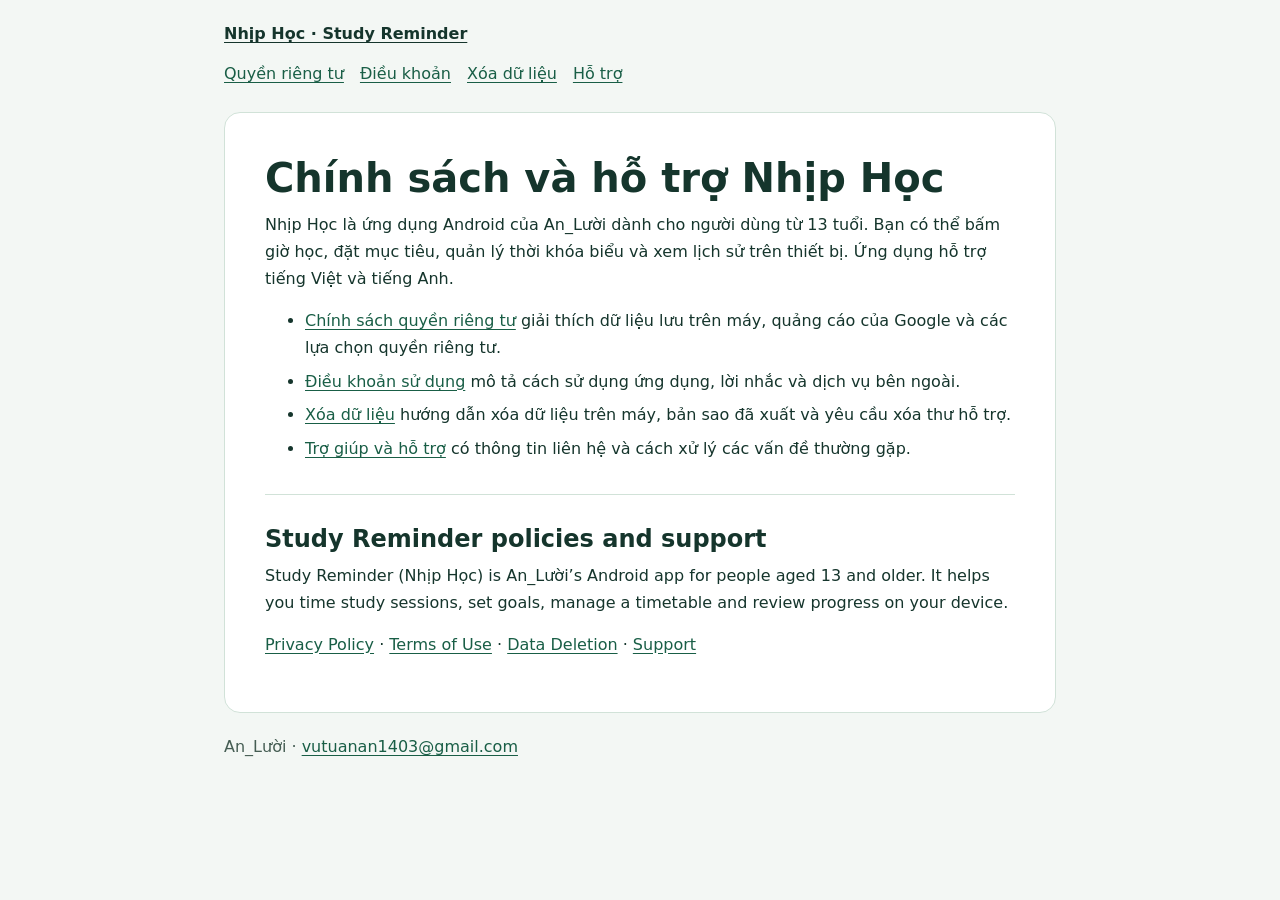
<file: index.html>
<!doctype html>
<html lang="vi">
<head>
  <meta charset="utf-8">
  <meta name="viewport" content="width=device-width, initial-scale=1">
  <meta name="description" content="Chính sách và hỗ trợ cho Nhịp Học (Study Reminder) của An_Lười.">
  <title>Chính sách và hỗ trợ | Nhịp Học</title>
  <link rel="stylesheet" href="policy.css">
</head>
<body>
  <a class="skip-link" href="#main">Đến nội dung</a>
  <header>
    <a class="brand" href="index.html" aria-current="page">Nhịp Học · Study Reminder</a>
    <nav aria-label="Chính sách và hỗ trợ">
      <a href="privacy.html">Quyền riêng tư</a>
      <a href="terms.html">Điều khoản</a>
      <a href="data-deletion.html">Xóa dữ liệu</a>
      <a href="support.html">Hỗ trợ</a>
    </nav>
  </header>
  <main id="main">
    <h1>Chính sách và hỗ trợ Nhịp Học</h1>
    <p>Nhịp Học là ứng dụng Android của An_Lười dành cho người dùng từ 13 tuổi. Bạn có thể bấm giờ học, đặt mục tiêu, quản lý thời khóa biểu và xem lịch sử trên thiết bị. Ứng dụng hỗ trợ tiếng Việt và tiếng Anh.</p>
    <ul>
      <li><a href="privacy.html">Chính sách quyền riêng tư</a> giải thích dữ liệu lưu trên máy, quảng cáo của Google và các lựa chọn quyền riêng tư.</li>
      <li><a href="terms.html">Điều khoản sử dụng</a> mô tả cách sử dụng ứng dụng, lời nhắc và dịch vụ bên ngoài.</li>
      <li><a href="data-deletion.html">Xóa dữ liệu</a> hướng dẫn xóa dữ liệu trên máy, bản sao đã xuất và yêu cầu xóa thư hỗ trợ.</li>
      <li><a href="support.html">Trợ giúp và hỗ trợ</a> có thông tin liên hệ và cách xử lý các vấn đề thường gặp.</li>
    </ul>
    <section class="translation" lang="en" aria-labelledby="english">
      <h2 id="english">Study Reminder policies and support</h2>
      <p>Study Reminder (Nhịp Học) is An_Lười’s Android app for people aged 13 and older. It helps you time study sessions, set goals, manage a timetable and review progress on your device.</p>
      <p><a href="privacy.html#english">Privacy Policy</a> · <a href="terms.html#english">Terms of Use</a> · <a href="data-deletion.html#english">Data Deletion</a> · <a href="support.html#english">Support</a></p>
    </section>
  </main>
  <footer>An_Lười · <a href="mailto:vutuanan1403@gmail.com">vutuanan1403@gmail.com</a></footer>
</body>
</html>
</file>
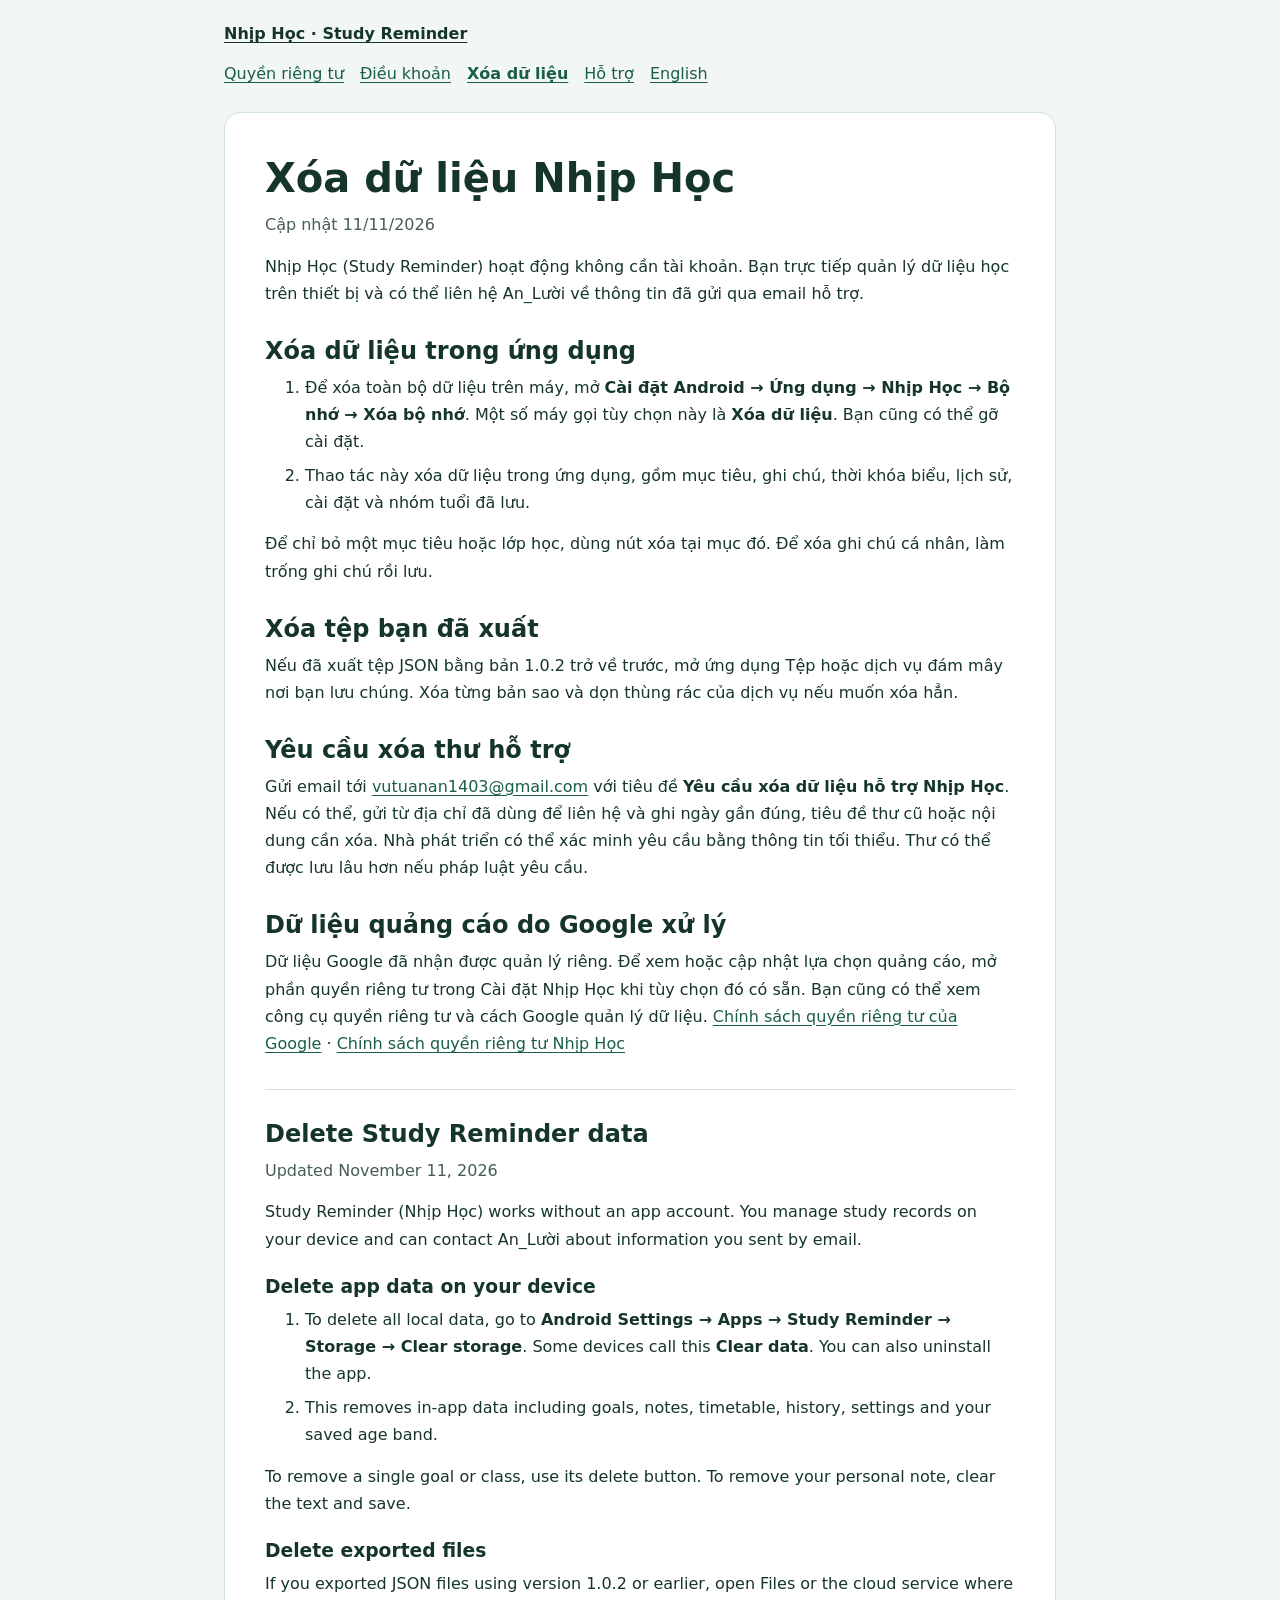
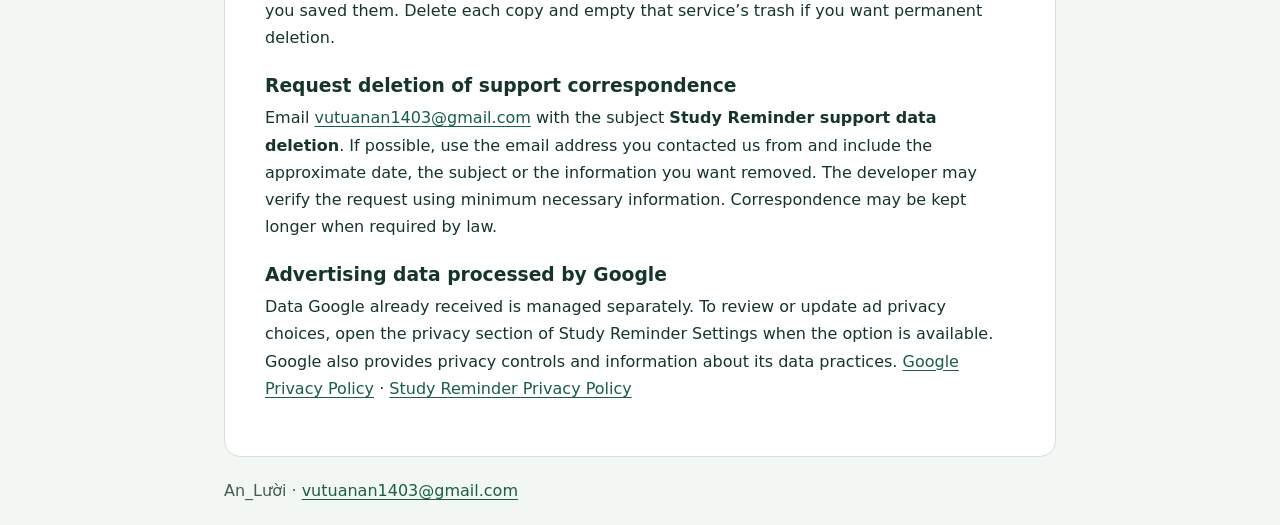
<file: data-deletion.html>
<!doctype html>
<html lang="vi">
<head>
  <meta charset="utf-8">
  <meta name="viewport" content="width=device-width, initial-scale=1">
  <meta name="description" content="Cách xóa dữ liệu trên thiết bị, tệp sao lưu và thư hỗ trợ Nhịp Học (Study Reminder).">
  <title>Xóa dữ liệu | Nhịp Học</title>
  <link rel="stylesheet" href="policy.css">
</head>
<body>
  <a class="skip-link" href="#main">Đến nội dung</a>
  <header>
    <a class="brand" href="index.html">Nhịp Học · Study Reminder</a>
    <nav aria-label="Chính sách và hỗ trợ">
      <a href="privacy.html">Quyền riêng tư</a>
      <a href="terms.html">Điều khoản</a>
      <a href="data-deletion.html" aria-current="page">Xóa dữ liệu</a>
      <a href="support.html">Hỗ trợ</a>
      <a href="#english" lang="en">English</a>
    </nav>
  </header>
  <main id="main">
    <h1>Xóa dữ liệu Nhịp Học</h1>
    <p class="meta">Cập nhật <time datetime="2026-11-11">11/11/2026</time></p>
    <p>Nhịp Học (Study Reminder) hoạt động không cần tài khoản. Bạn trực tiếp quản lý dữ liệu học trên thiết bị và có thể liên hệ An_Lười về thông tin đã gửi qua email hỗ trợ.</p>

    <h2>Xóa dữ liệu trong ứng dụng</h2>
    <ol>
      <li>Để xóa toàn bộ dữ liệu trên máy, mở <strong>Cài đặt Android → Ứng dụng → Nhịp Học → Bộ nhớ → Xóa bộ nhớ</strong>. Một số máy gọi tùy chọn này là <strong>Xóa dữ liệu</strong>. Bạn cũng có thể gỡ cài đặt.</li>
      <li>Thao tác này xóa dữ liệu trong ứng dụng, gồm mục tiêu, ghi chú, thời khóa biểu, lịch sử, cài đặt và nhóm tuổi đã lưu.</li>
    </ol>
    <p>Để chỉ bỏ một mục tiêu hoặc lớp học, dùng nút xóa tại mục đó. Để xóa ghi chú cá nhân, làm trống ghi chú rồi lưu.</p>

    <h2>Xóa tệp bạn đã xuất</h2>
    <p>Nếu đã xuất tệp JSON bằng bản 1.0.2 trở về trước, mở ứng dụng Tệp hoặc dịch vụ đám mây nơi bạn lưu chúng. Xóa từng bản sao và dọn thùng rác của dịch vụ nếu muốn xóa hẳn.</p>

    <h2>Yêu cầu xóa thư hỗ trợ</h2>
    <p>Gửi email tới <a href="mailto:vutuanan1403@gmail.com">vutuanan1403@gmail.com</a> với tiêu đề <strong>Yêu cầu xóa dữ liệu hỗ trợ Nhịp Học</strong>. Nếu có thể, gửi từ địa chỉ đã dùng để liên hệ và ghi ngày gần đúng, tiêu đề thư cũ hoặc nội dung cần xóa. Nhà phát triển có thể xác minh yêu cầu bằng thông tin tối thiểu. Thư có thể được lưu lâu hơn nếu pháp luật yêu cầu.</p>

    <h2>Dữ liệu quảng cáo do Google xử lý</h2>
    <p>Dữ liệu Google đã nhận được quản lý riêng. Để xem hoặc cập nhật lựa chọn quảng cáo, mở phần quyền riêng tư trong Cài đặt Nhịp Học khi tùy chọn đó có sẵn. Bạn cũng có thể xem công cụ quyền riêng tư và cách Google quản lý dữ liệu. <a href="https://policies.google.com/privacy?hl=vi">Chính sách quyền riêng tư của Google</a> · <a href="privacy.html">Chính sách quyền riêng tư Nhịp Học</a></p>

    <section class="translation" lang="en" aria-labelledby="english">
      <h2 id="english">Delete Study Reminder data</h2>
      <p class="meta">Updated <time datetime="2026-11-11">November 11, 2026</time></p>
      <p>Study Reminder (Nhịp Học) works without an app account. You manage study records on your device and can contact An_Lười about information you sent by email.</p>

      <h3>Delete app data on your device</h3>
      <ol>
        <li>To delete all local data, go to <strong>Android Settings → Apps → Study Reminder → Storage → Clear storage</strong>. Some devices call this <strong>Clear data</strong>. You can also uninstall the app.</li>
        <li>This removes in-app data including goals, notes, timetable, history, settings and your saved age band.</li>
      </ol>
      <p>To remove a single goal or class, use its delete button. To remove your personal note, clear the text and save.</p>

      <h3>Delete exported files</h3>
      <p>If you exported JSON files using version 1.0.2 or earlier, open Files or the cloud service where you saved them. Delete each copy and empty that service’s trash if you want permanent deletion.</p>

      <h3>Request deletion of support correspondence</h3>
      <p>Email <a href="mailto:vutuanan1403@gmail.com">vutuanan1403@gmail.com</a> with the subject <strong>Study Reminder support data deletion</strong>. If possible, use the email address you contacted us from and include the approximate date, the subject or the information you want removed. The developer may verify the request using minimum necessary information. Correspondence may be kept longer when required by law.</p>

      <h3>Advertising data processed by Google</h3>
      <p>Data Google already received is managed separately. To review or update ad privacy choices, open the privacy section of Study Reminder Settings when the option is available. Google also provides privacy controls and information about its data practices. <a href="https://policies.google.com/privacy?hl=en">Google Privacy Policy</a> · <a href="privacy.html#english">Study Reminder Privacy Policy</a></p>
    </section>
  </main>
  <footer>An_Lười · <a href="mailto:vutuanan1403@gmail.com">vutuanan1403@gmail.com</a></footer>
</body>
</html>
</file>
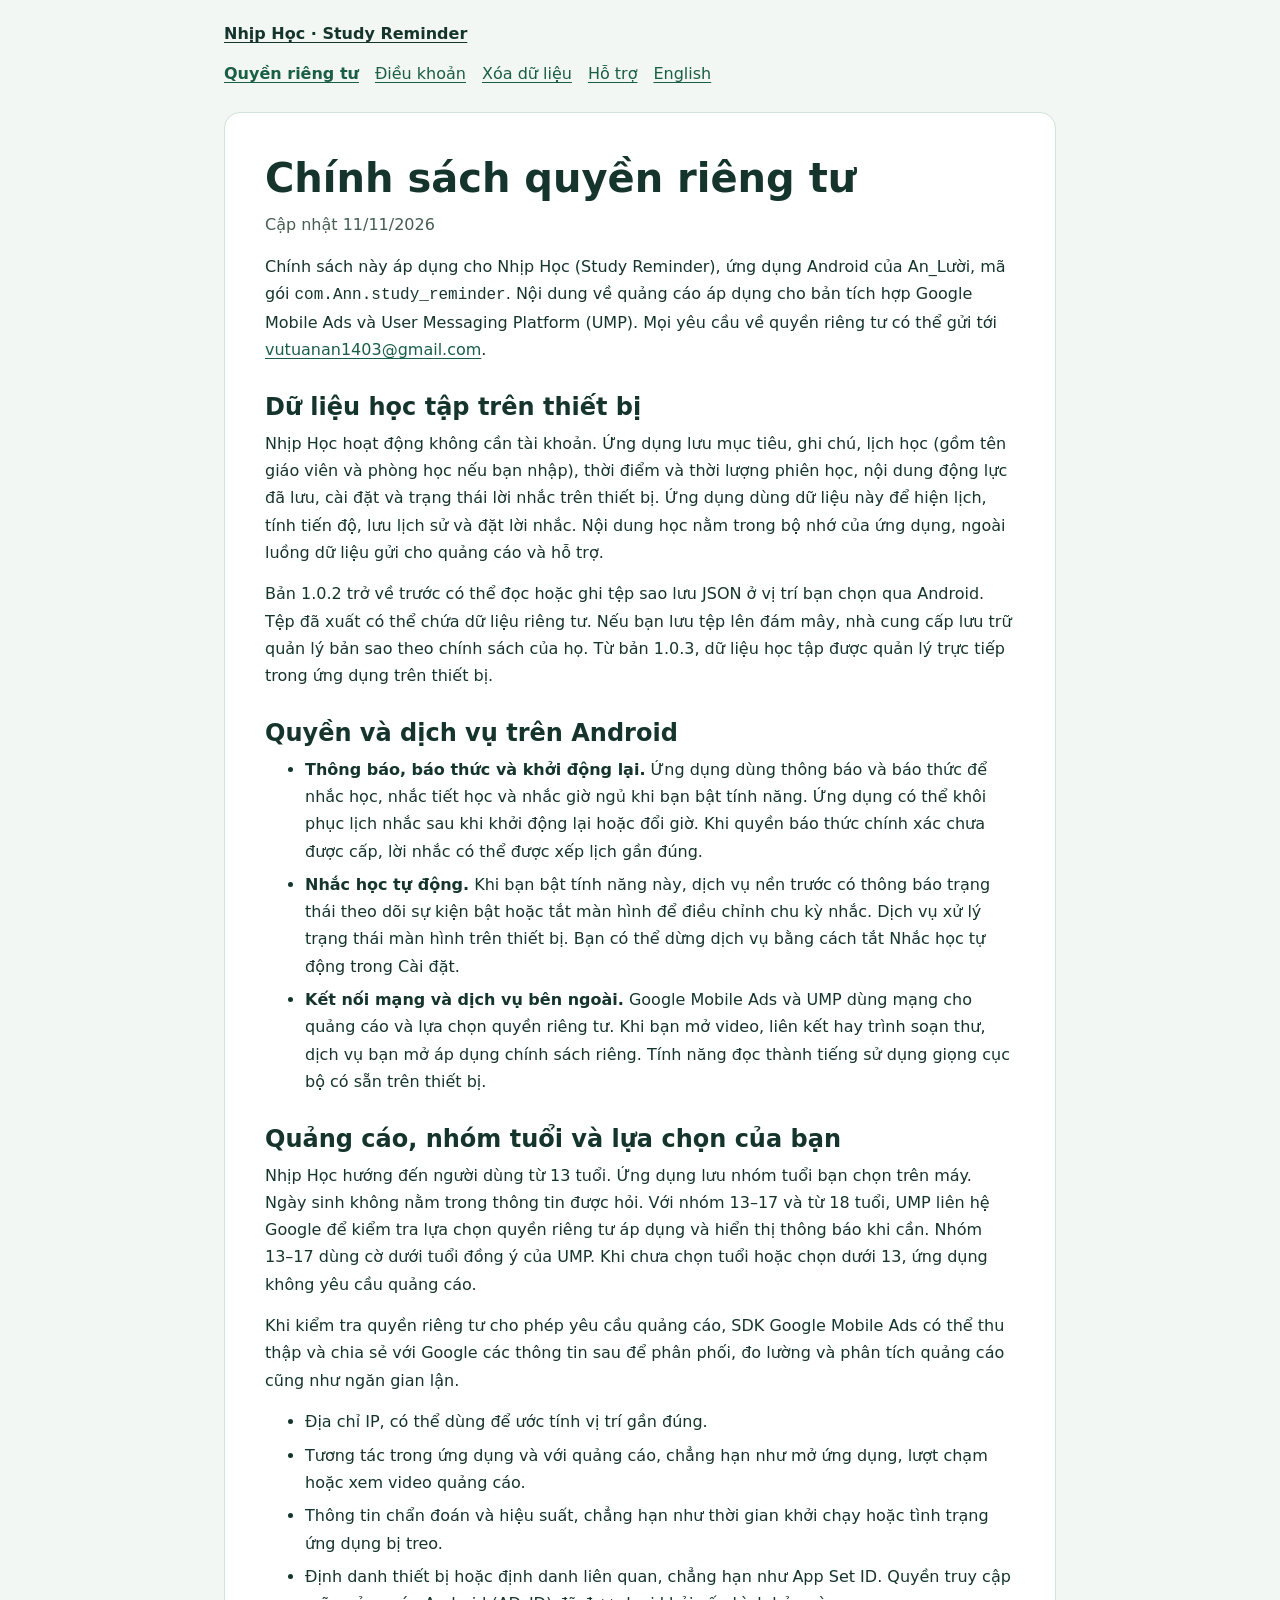
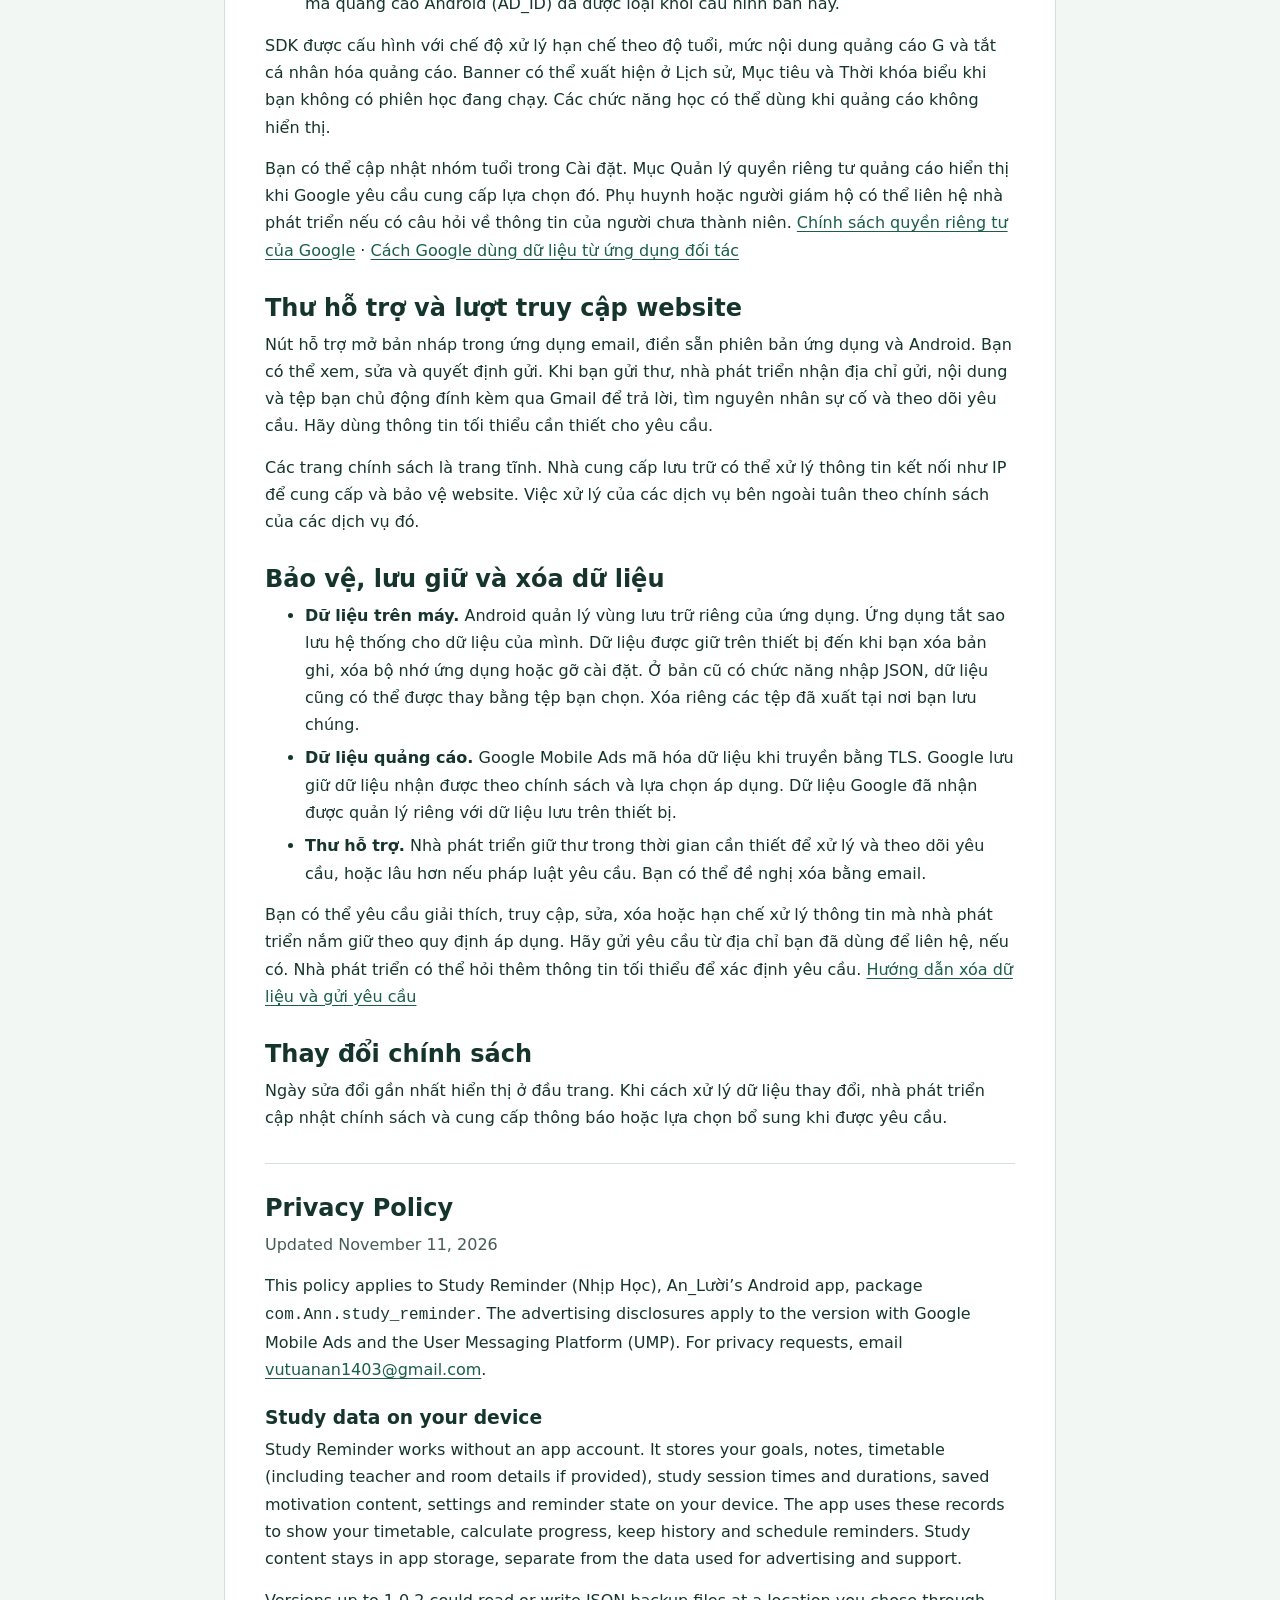
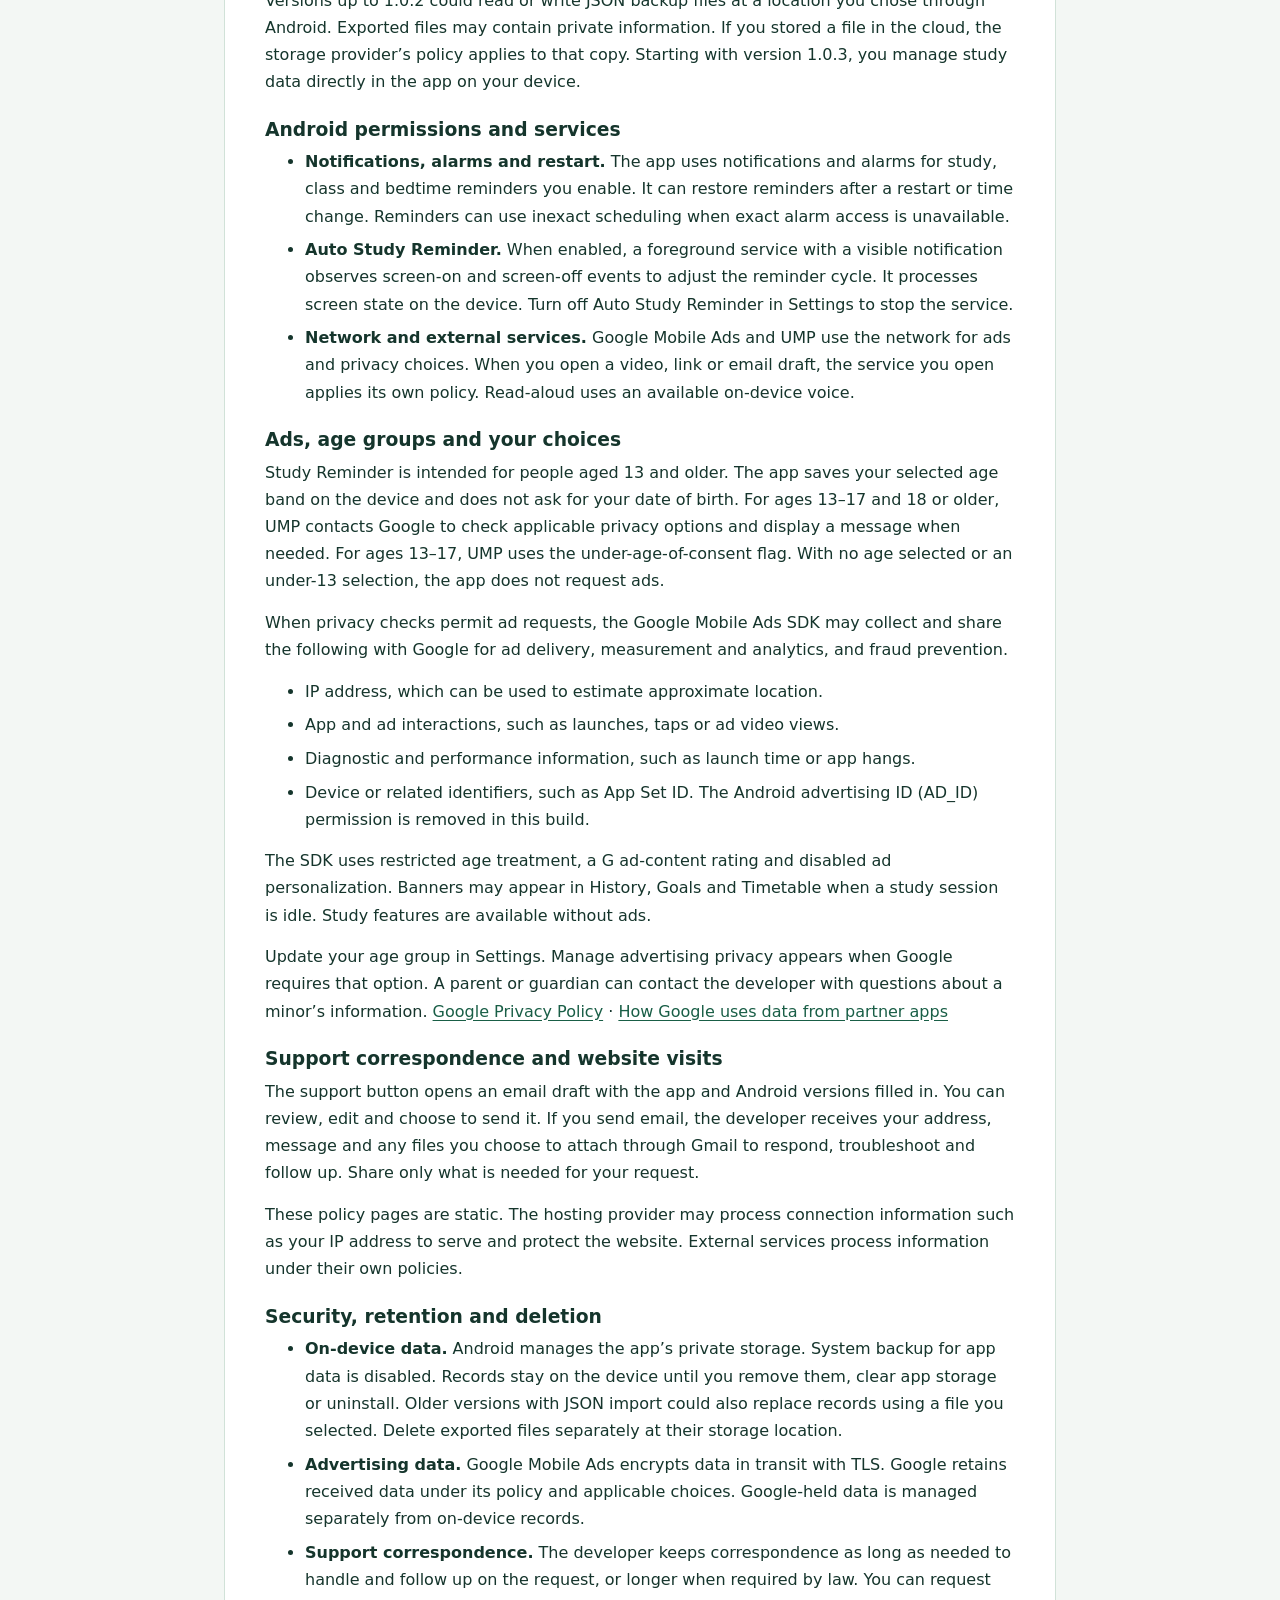
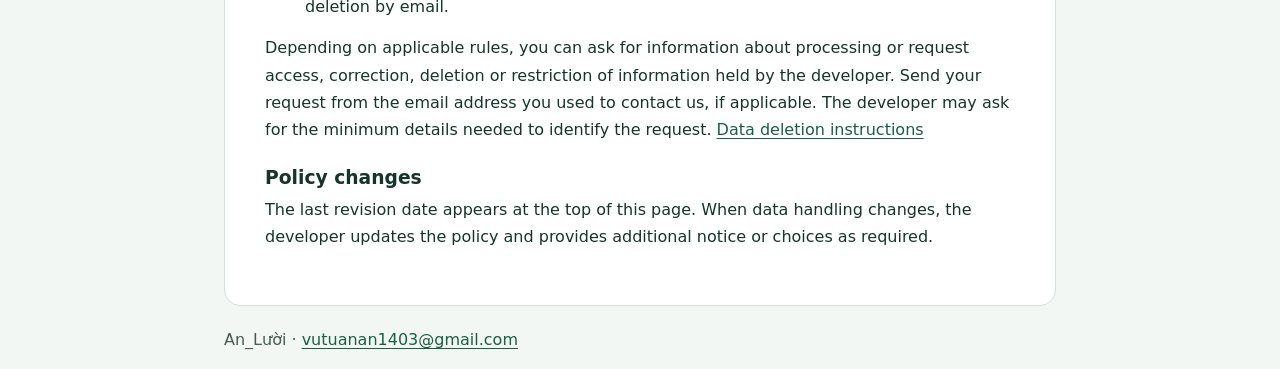
<file: privacy.html>
<!doctype html>
<html lang="vi">
<head>
  <meta charset="utf-8">
  <meta name="viewport" content="width=device-width, initial-scale=1">
  <meta name="description" content="Chính sách quyền riêng tư của Nhịp Học (Study Reminder) cho bản Android có Google Mobile Ads và UMP.">
  <title>Chính sách quyền riêng tư | Nhịp Học</title>
  <link rel="stylesheet" href="policy.css">
</head>
<body>
  <a class="skip-link" href="#main">Đến nội dung</a>
  <header>
    <a class="brand" href="index.html">Nhịp Học · Study Reminder</a>
    <nav aria-label="Chính sách và hỗ trợ">
      <a href="privacy.html" aria-current="page">Quyền riêng tư</a>
      <a href="terms.html">Điều khoản</a>
      <a href="data-deletion.html">Xóa dữ liệu</a>
      <a href="support.html">Hỗ trợ</a>
      <a href="#english" lang="en">English</a>
    </nav>
  </header>
  <main id="main">
    <h1>Chính sách quyền riêng tư</h1>
    <p class="meta">Cập nhật <time datetime="2026-11-11">11/11/2026</time></p>
    <p>Chính sách này áp dụng cho Nhịp Học (Study Reminder), ứng dụng Android của An_Lười, mã gói <code>com.Ann.study_reminder</code>. Nội dung về quảng cáo áp dụng cho bản tích hợp Google Mobile Ads và User Messaging Platform (UMP). Mọi yêu cầu về quyền riêng tư có thể gửi tới <a href="mailto:vutuanan1403@gmail.com">vutuanan1403@gmail.com</a>.</p>

    <h2>Dữ liệu học tập trên thiết bị</h2>
    <p>Nhịp Học hoạt động không cần tài khoản. Ứng dụng lưu mục tiêu, ghi chú, lịch học (gồm tên giáo viên và phòng học nếu bạn nhập), thời điểm và thời lượng phiên học, nội dung động lực đã lưu, cài đặt và trạng thái lời nhắc trên thiết bị. Ứng dụng dùng dữ liệu này để hiện lịch, tính tiến độ, lưu lịch sử và đặt lời nhắc. Nội dung học nằm trong bộ nhớ của ứng dụng, ngoài luồng dữ liệu gửi cho quảng cáo và hỗ trợ.</p>
    <p>Bản 1.0.2 trở về trước có thể đọc hoặc ghi tệp sao lưu JSON ở vị trí bạn chọn qua Android. Tệp đã xuất có thể chứa dữ liệu riêng tư. Nếu bạn lưu tệp lên đám mây, nhà cung cấp lưu trữ quản lý bản sao theo chính sách của họ. Từ bản 1.0.3, dữ liệu học tập được quản lý trực tiếp trong ứng dụng trên thiết bị.</p>

    <h2>Quyền và dịch vụ trên Android</h2>
    <ul>
      <li><strong>Thông báo, báo thức và khởi động lại.</strong> Ứng dụng dùng thông báo và báo thức để nhắc học, nhắc tiết học và nhắc giờ ngủ khi bạn bật tính năng. Ứng dụng có thể khôi phục lịch nhắc sau khi khởi động lại hoặc đổi giờ. Khi quyền báo thức chính xác chưa được cấp, lời nhắc có thể được xếp lịch gần đúng.</li>
      <li><strong>Nhắc học tự động.</strong> Khi bạn bật tính năng này, dịch vụ nền trước có thông báo trạng thái theo dõi sự kiện bật hoặc tắt màn hình để điều chỉnh chu kỳ nhắc. Dịch vụ xử lý trạng thái màn hình trên thiết bị. Bạn có thể dừng dịch vụ bằng cách tắt Nhắc học tự động trong Cài đặt.</li>
      <li><strong>Kết nối mạng và dịch vụ bên ngoài.</strong> Google Mobile Ads và UMP dùng mạng cho quảng cáo và lựa chọn quyền riêng tư. Khi bạn mở video, liên kết hay trình soạn thư, dịch vụ bạn mở áp dụng chính sách riêng. Tính năng đọc thành tiếng sử dụng giọng cục bộ có sẵn trên thiết bị.</li>
    </ul>

    <h2>Quảng cáo, nhóm tuổi và lựa chọn của bạn</h2>
    <p>Nhịp Học hướng đến người dùng từ 13 tuổi. Ứng dụng lưu nhóm tuổi bạn chọn trên máy. Ngày sinh không nằm trong thông tin được hỏi. Với nhóm 13–17 và từ 18 tuổi, UMP liên hệ Google để kiểm tra lựa chọn quyền riêng tư áp dụng và hiển thị thông báo khi cần. Nhóm 13–17 dùng cờ dưới tuổi đồng ý của UMP. Khi chưa chọn tuổi hoặc chọn dưới 13, ứng dụng không yêu cầu quảng cáo.</p>
    <p>Khi kiểm tra quyền riêng tư cho phép yêu cầu quảng cáo, SDK Google Mobile Ads có thể thu thập và chia sẻ với Google các thông tin sau để phân phối, đo lường và phân tích quảng cáo cũng như ngăn gian lận.</p>
    <ul>
      <li>Địa chỉ IP, có thể dùng để ước tính vị trí gần đúng.</li>
      <li>Tương tác trong ứng dụng và với quảng cáo, chẳng hạn như mở ứng dụng, lượt chạm hoặc xem video quảng cáo.</li>
      <li>Thông tin chẩn đoán và hiệu suất, chẳng hạn như thời gian khởi chạy hoặc tình trạng ứng dụng bị treo.</li>
      <li>Định danh thiết bị hoặc định danh liên quan, chẳng hạn như App Set ID. Quyền truy cập mã quảng cáo Android (AD_ID) đã được loại khỏi cấu hình bản này.</li>
    </ul>
    <p>SDK được cấu hình với chế độ xử lý hạn chế theo độ tuổi, mức nội dung quảng cáo G và tắt cá nhân hóa quảng cáo. Banner có thể xuất hiện ở Lịch sử, Mục tiêu và Thời khóa biểu khi bạn không có phiên học đang chạy. Các chức năng học có thể dùng khi quảng cáo không hiển thị.</p>
    <p>Bạn có thể cập nhật nhóm tuổi trong Cài đặt. Mục Quản lý quyền riêng tư quảng cáo hiển thị khi Google yêu cầu cung cấp lựa chọn đó. Phụ huynh hoặc người giám hộ có thể liên hệ nhà phát triển nếu có câu hỏi về thông tin của người chưa thành niên. <a href="https://policies.google.com/privacy?hl=vi">Chính sách quyền riêng tư của Google</a> · <a href="https://policies.google.com/technologies/partner-sites?hl=vi">Cách Google dùng dữ liệu từ ứng dụng đối tác</a></p>

    <h2>Thư hỗ trợ và lượt truy cập website</h2>
    <p>Nút hỗ trợ mở bản nháp trong ứng dụng email, điền sẵn phiên bản ứng dụng và Android. Bạn có thể xem, sửa và quyết định gửi. Khi bạn gửi thư, nhà phát triển nhận địa chỉ gửi, nội dung và tệp bạn chủ động đính kèm qua Gmail để trả lời, tìm nguyên nhân sự cố và theo dõi yêu cầu. Hãy dùng thông tin tối thiểu cần thiết cho yêu cầu.</p>
    <p>Các trang chính sách là trang tĩnh. Nhà cung cấp lưu trữ có thể xử lý thông tin kết nối như IP để cung cấp và bảo vệ website. Việc xử lý của các dịch vụ bên ngoài tuân theo chính sách của các dịch vụ đó.</p>

    <h2>Bảo vệ, lưu giữ và xóa dữ liệu</h2>
    <ul>
      <li><strong>Dữ liệu trên máy.</strong> Android quản lý vùng lưu trữ riêng của ứng dụng. Ứng dụng tắt sao lưu hệ thống cho dữ liệu của mình. Dữ liệu được giữ trên thiết bị đến khi bạn xóa bản ghi, xóa bộ nhớ ứng dụng hoặc gỡ cài đặt. Ở bản cũ có chức năng nhập JSON, dữ liệu cũng có thể được thay bằng tệp bạn chọn. Xóa riêng các tệp đã xuất tại nơi bạn lưu chúng.</li>
      <li><strong>Dữ liệu quảng cáo.</strong> Google Mobile Ads mã hóa dữ liệu khi truyền bằng TLS. Google lưu giữ dữ liệu nhận được theo chính sách và lựa chọn áp dụng. Dữ liệu Google đã nhận được quản lý riêng với dữ liệu lưu trên thiết bị.</li>
      <li><strong>Thư hỗ trợ.</strong> Nhà phát triển giữ thư trong thời gian cần thiết để xử lý và theo dõi yêu cầu, hoặc lâu hơn nếu pháp luật yêu cầu. Bạn có thể đề nghị xóa bằng email.</li>
    </ul>
    <p>Bạn có thể yêu cầu giải thích, truy cập, sửa, xóa hoặc hạn chế xử lý thông tin mà nhà phát triển nắm giữ theo quy định áp dụng. Hãy gửi yêu cầu từ địa chỉ bạn đã dùng để liên hệ, nếu có. Nhà phát triển có thể hỏi thêm thông tin tối thiểu để xác định yêu cầu. <a href="data-deletion.html">Hướng dẫn xóa dữ liệu và gửi yêu cầu</a></p>

    <h2>Thay đổi chính sách</h2>
    <p>Ngày sửa đổi gần nhất hiển thị ở đầu trang. Khi cách xử lý dữ liệu thay đổi, nhà phát triển cập nhật chính sách và cung cấp thông báo hoặc lựa chọn bổ sung khi được yêu cầu.</p>

    <section class="translation" lang="en" aria-labelledby="english">
      <h2 id="english">Privacy Policy</h2>
      <p class="meta">Updated <time datetime="2026-11-11">November 11, 2026</time></p>
      <p>This policy applies to Study Reminder (Nhịp Học), An_Lười’s Android app, package <code>com.Ann.study_reminder</code>. The advertising disclosures apply to the version with Google Mobile Ads and the User Messaging Platform (UMP). For privacy requests, email <a href="mailto:vutuanan1403@gmail.com">vutuanan1403@gmail.com</a>.</p>

      <h3>Study data on your device</h3>
      <p>Study Reminder works without an app account. It stores your goals, notes, timetable (including teacher and room details if provided), study session times and durations, saved motivation content, settings and reminder state on your device. The app uses these records to show your timetable, calculate progress, keep history and schedule reminders. Study content stays in app storage, separate from the data used for advertising and support.</p>
      <p>Versions up to 1.0.2 could read or write JSON backup files at a location you chose through Android. Exported files may contain private information. If you stored a file in the cloud, the storage provider’s policy applies to that copy. Starting with version 1.0.3, you manage study data directly in the app on your device.</p>

      <h3>Android permissions and services</h3>
      <ul>
        <li><strong>Notifications, alarms and restart.</strong> The app uses notifications and alarms for study, class and bedtime reminders you enable. It can restore reminders after a restart or time change. Reminders can use inexact scheduling when exact alarm access is unavailable.</li>
        <li><strong>Auto Study Reminder.</strong> When enabled, a foreground service with a visible notification observes screen-on and screen-off events to adjust the reminder cycle. It processes screen state on the device. Turn off Auto Study Reminder in Settings to stop the service.</li>
        <li><strong>Network and external services.</strong> Google Mobile Ads and UMP use the network for ads and privacy choices. When you open a video, link or email draft, the service you open applies its own policy. Read-aloud uses an available on-device voice.</li>
      </ul>

      <h3>Ads, age groups and your choices</h3>
      <p>Study Reminder is intended for people aged 13 and older. The app saves your selected age band on the device and does not ask for your date of birth. For ages 13–17 and 18 or older, UMP contacts Google to check applicable privacy options and display a message when needed. For ages 13–17, UMP uses the under-age-of-consent flag. With no age selected or an under-13 selection, the app does not request ads.</p>
      <p>When privacy checks permit ad requests, the Google Mobile Ads SDK may collect and share the following with Google for ad delivery, measurement and analytics, and fraud prevention.</p>
      <ul>
        <li>IP address, which can be used to estimate approximate location.</li>
        <li>App and ad interactions, such as launches, taps or ad video views.</li>
        <li>Diagnostic and performance information, such as launch time or app hangs.</li>
        <li>Device or related identifiers, such as App Set ID. The Android advertising ID (AD_ID) permission is removed in this build.</li>
      </ul>
      <p>The SDK uses restricted age treatment, a G ad-content rating and disabled ad personalization. Banners may appear in History, Goals and Timetable when a study session is idle. Study features are available without ads.</p>
      <p>Update your age group in Settings. Manage advertising privacy appears when Google requires that option. A parent or guardian can contact the developer with questions about a minor’s information. <a href="https://policies.google.com/privacy?hl=en">Google Privacy Policy</a> · <a href="https://policies.google.com/technologies/partner-sites?hl=en">How Google uses data from partner apps</a></p>

      <h3>Support correspondence and website visits</h3>
      <p>The support button opens an email draft with the app and Android versions filled in. You can review, edit and choose to send it. If you send email, the developer receives your address, message and any files you choose to attach through Gmail to respond, troubleshoot and follow up. Share only what is needed for your request.</p>
      <p>These policy pages are static. The hosting provider may process connection information such as your IP address to serve and protect the website. External services process information under their own policies.</p>

      <h3>Security, retention and deletion</h3>
      <ul>
        <li><strong>On-device data.</strong> Android manages the app’s private storage. System backup for app data is disabled. Records stay on the device until you remove them, clear app storage or uninstall. Older versions with JSON import could also replace records using a file you selected. Delete exported files separately at their storage location.</li>
        <li><strong>Advertising data.</strong> Google Mobile Ads encrypts data in transit with TLS. Google retains received data under its policy and applicable choices. Google-held data is managed separately from on-device records.</li>
        <li><strong>Support correspondence.</strong> The developer keeps correspondence as long as needed to handle and follow up on the request, or longer when required by law. You can request deletion by email.</li>
      </ul>
      <p>Depending on applicable rules, you can ask for information about processing or request access, correction, deletion or restriction of information held by the developer. Send your request from the email address you used to contact us, if applicable. The developer may ask for the minimum details needed to identify the request. <a href="data-deletion.html#english">Data deletion instructions</a></p>

      <h3>Policy changes</h3>
      <p>The last revision date appears at the top of this page. When data handling changes, the developer updates the policy and provides additional notice or choices as required.</p>
    </section>
  </main>
  <footer>An_Lười · <a href="mailto:vutuanan1403@gmail.com">vutuanan1403@gmail.com</a></footer>
</body>
</html>
</file>
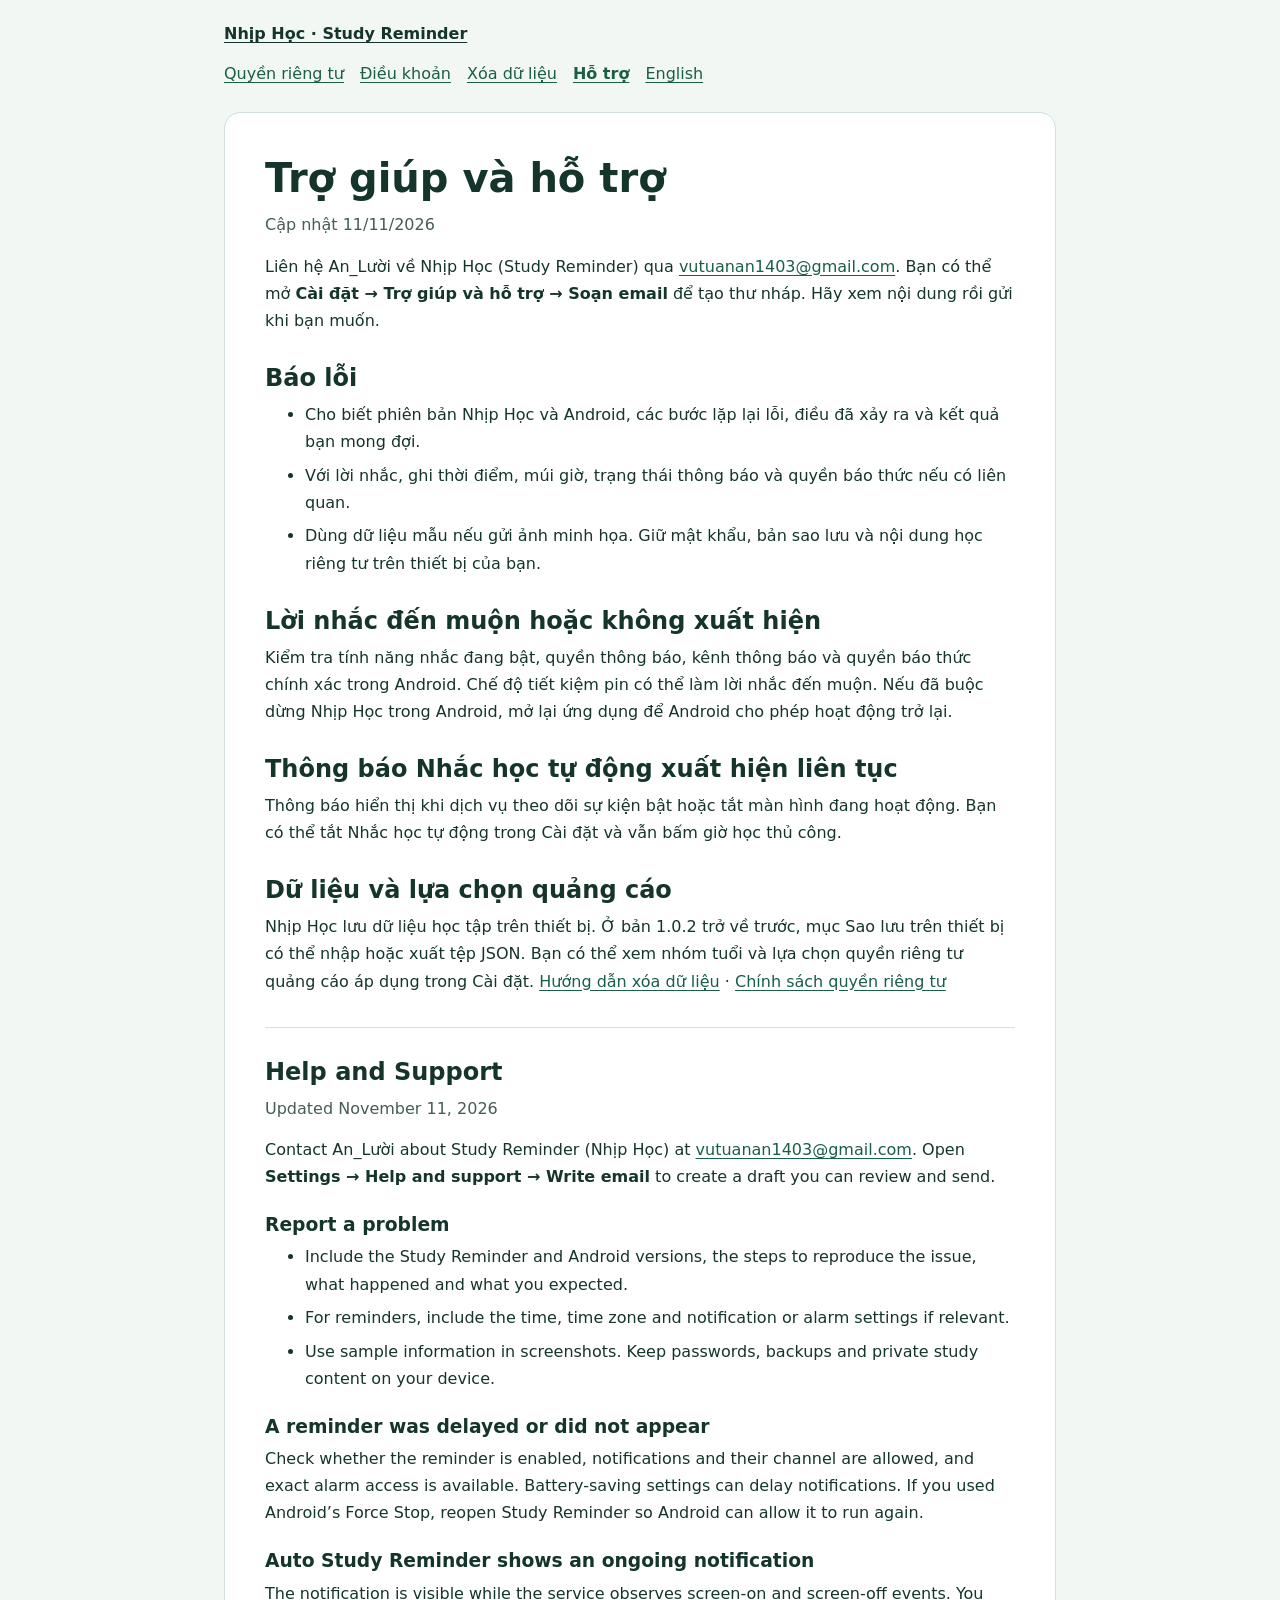
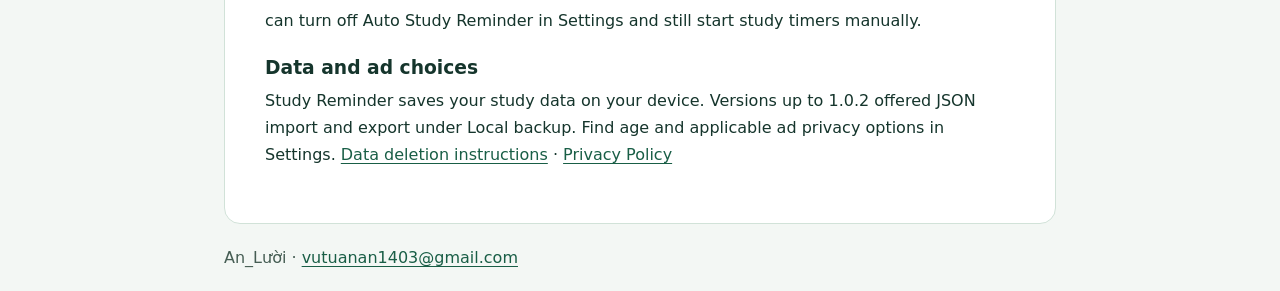
<file: support.html>
<!doctype html>
<html lang="vi">
<head>
  <meta charset="utf-8">
  <meta name="viewport" content="width=device-width, initial-scale=1">
  <meta name="description" content="Liên hệ và xử lý các vấn đề thường gặp khi dùng Nhịp Học (Study Reminder).">
  <title>Trợ giúp và hỗ trợ | Nhịp Học</title>
  <link rel="stylesheet" href="policy.css">
</head>
<body>
  <a class="skip-link" href="#main">Đến nội dung</a>
  <header>
    <a class="brand" href="index.html">Nhịp Học · Study Reminder</a>
    <nav aria-label="Chính sách và hỗ trợ">
      <a href="privacy.html">Quyền riêng tư</a>
      <a href="terms.html">Điều khoản</a>
      <a href="data-deletion.html">Xóa dữ liệu</a>
      <a href="support.html" aria-current="page">Hỗ trợ</a>
      <a href="#english" lang="en">English</a>
    </nav>
  </header>
  <main id="main">
    <h1>Trợ giúp và hỗ trợ</h1>
    <p class="meta">Cập nhật <time datetime="2026-11-11">11/11/2026</time></p>
    <p>Liên hệ An_Lười về Nhịp Học (Study Reminder) qua <a href="mailto:vutuanan1403@gmail.com">vutuanan1403@gmail.com</a>. Bạn có thể mở <strong>Cài đặt → Trợ giúp và hỗ trợ → Soạn email</strong> để tạo thư nháp. Hãy xem nội dung rồi gửi khi bạn muốn.</p>

    <h2>Báo lỗi</h2>
    <ul>
      <li>Cho biết phiên bản Nhịp Học và Android, các bước lặp lại lỗi, điều đã xảy ra và kết quả bạn mong đợi.</li>
      <li>Với lời nhắc, ghi thời điểm, múi giờ, trạng thái thông báo và quyền báo thức nếu có liên quan.</li>
      <li>Dùng dữ liệu mẫu nếu gửi ảnh minh họa. Giữ mật khẩu, bản sao lưu và nội dung học riêng tư trên thiết bị của bạn.</li>
    </ul>

    <h2>Lời nhắc đến muộn hoặc không xuất hiện</h2>
    <p>Kiểm tra tính năng nhắc đang bật, quyền thông báo, kênh thông báo và quyền báo thức chính xác trong Android. Chế độ tiết kiệm pin có thể làm lời nhắc đến muộn. Nếu đã buộc dừng Nhịp Học trong Android, mở lại ứng dụng để Android cho phép hoạt động trở lại.</p>

    <h2>Thông báo Nhắc học tự động xuất hiện liên tục</h2>
    <p>Thông báo hiển thị khi dịch vụ theo dõi sự kiện bật hoặc tắt màn hình đang hoạt động. Bạn có thể tắt Nhắc học tự động trong Cài đặt và vẫn bấm giờ học thủ công.</p>

    <h2>Dữ liệu và lựa chọn quảng cáo</h2>
    <p>Nhịp Học lưu dữ liệu học tập trên thiết bị. Ở bản 1.0.2 trở về trước, mục Sao lưu trên thiết bị có thể nhập hoặc xuất tệp JSON. Bạn có thể xem nhóm tuổi và lựa chọn quyền riêng tư quảng cáo áp dụng trong Cài đặt. <a href="data-deletion.html">Hướng dẫn xóa dữ liệu</a> · <a href="privacy.html">Chính sách quyền riêng tư</a></p>

    <section class="translation" lang="en" aria-labelledby="english">
      <h2 id="english">Help and Support</h2>
      <p class="meta">Updated <time datetime="2026-11-11">November 11, 2026</time></p>
      <p>Contact An_Lười about Study Reminder (Nhịp Học) at <a href="mailto:vutuanan1403@gmail.com">vutuanan1403@gmail.com</a>. Open <strong>Settings → Help and support → Write email</strong> to create a draft you can review and send.</p>

      <h3>Report a problem</h3>
      <ul>
        <li>Include the Study Reminder and Android versions, the steps to reproduce the issue, what happened and what you expected.</li>
        <li>For reminders, include the time, time zone and notification or alarm settings if relevant.</li>
        <li>Use sample information in screenshots. Keep passwords, backups and private study content on your device.</li>
      </ul>

      <h3>A reminder was delayed or did not appear</h3>
      <p>Check whether the reminder is enabled, notifications and their channel are allowed, and exact alarm access is available. Battery-saving settings can delay notifications. If you used Android’s Force Stop, reopen Study Reminder so Android can allow it to run again.</p>

      <h3>Auto Study Reminder shows an ongoing notification</h3>
      <p>The notification is visible while the service observes screen-on and screen-off events. You can turn off Auto Study Reminder in Settings and still start study timers manually.</p>

      <h3>Data and ad choices</h3>
      <p>Study Reminder saves your study data on your device. Versions up to 1.0.2 offered JSON import and export under Local backup. Find age and applicable ad privacy options in Settings. <a href="data-deletion.html#english">Data deletion instructions</a> · <a href="privacy.html#english">Privacy Policy</a></p>
    </section>
  </main>
  <footer>An_Lười · <a href="mailto:vutuanan1403@gmail.com">vutuanan1403@gmail.com</a></footer>
</body>
</html>
</file>
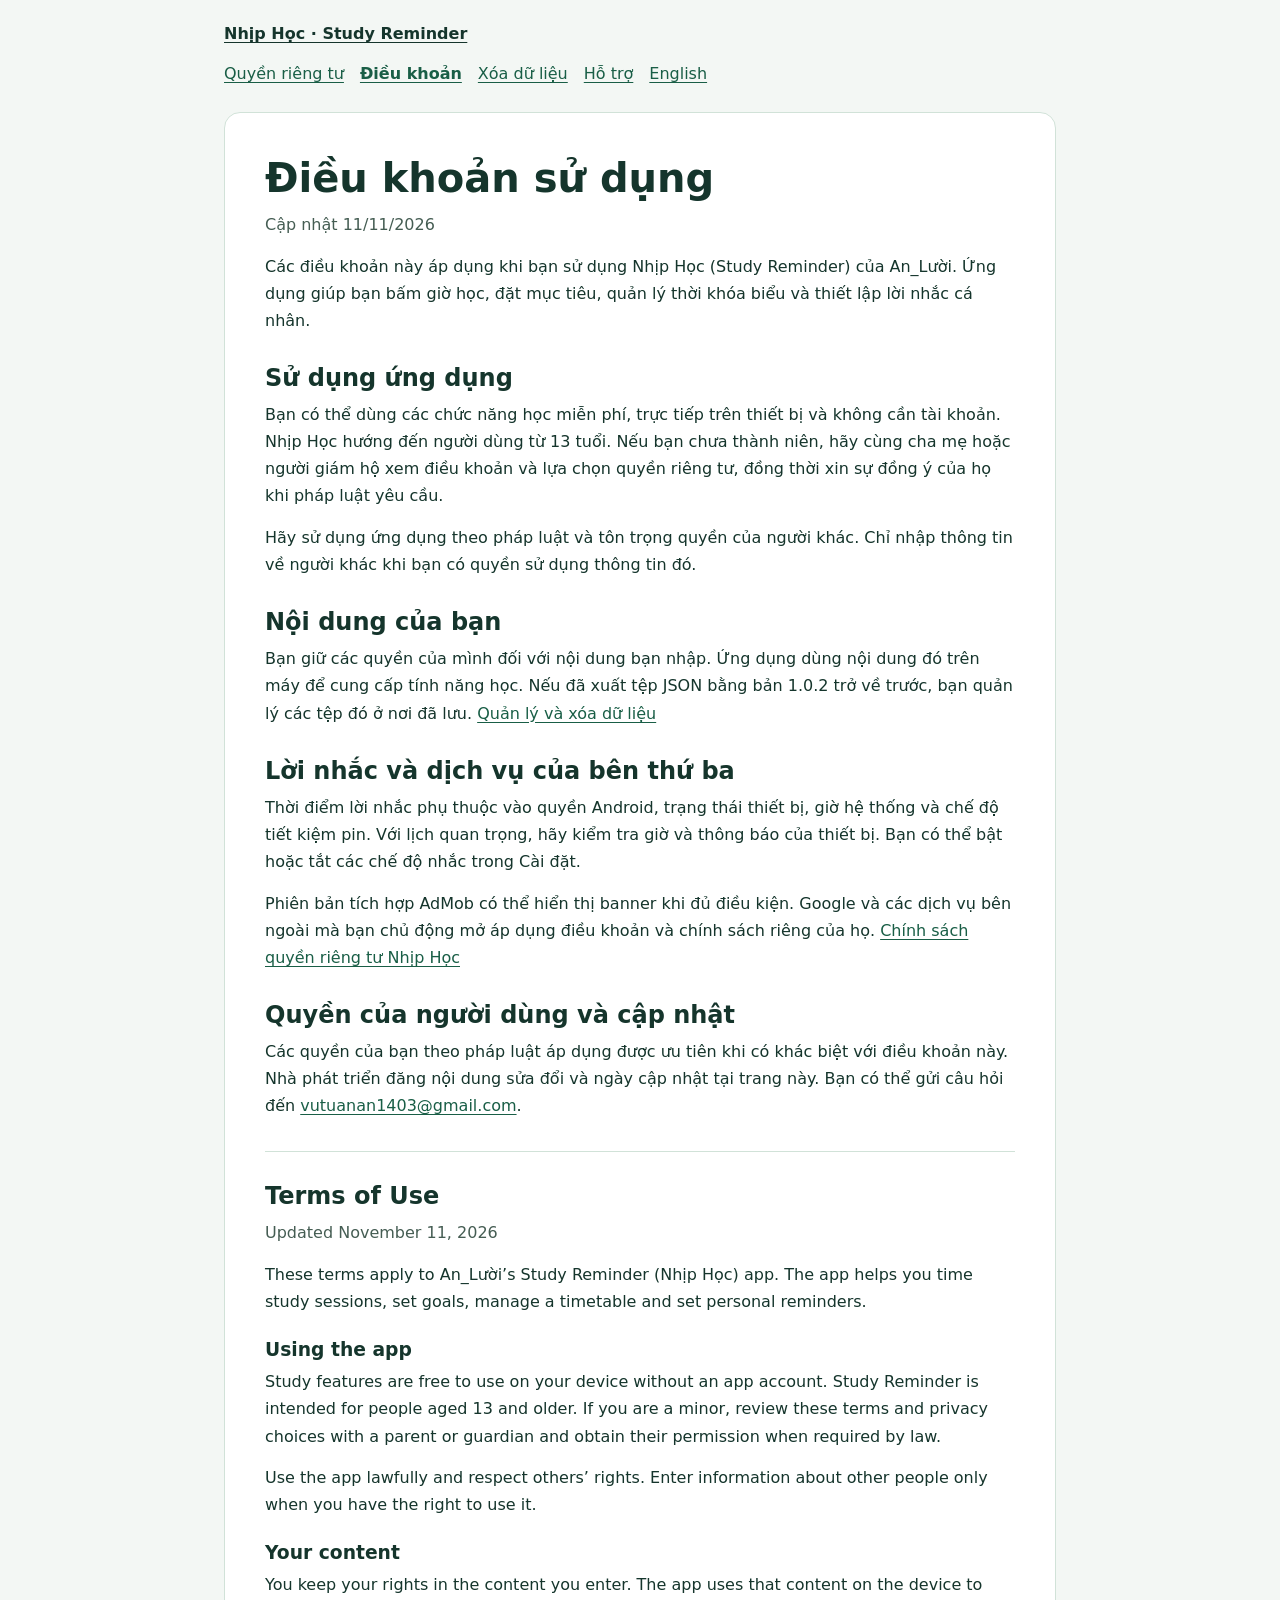
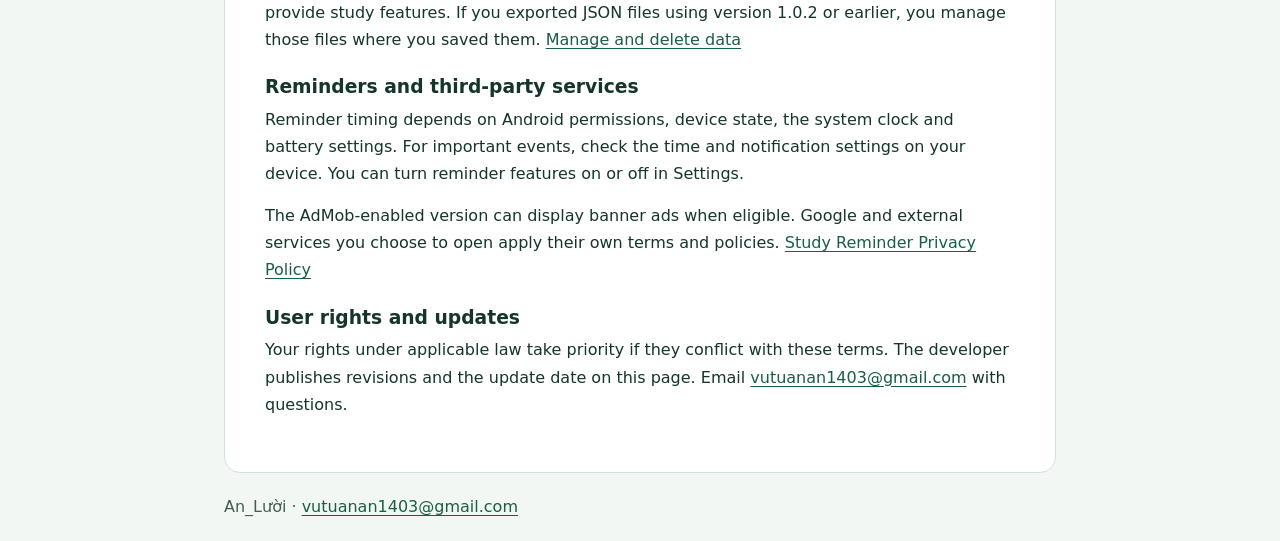
<file: terms.html>
<!doctype html>
<html lang="vi">
<head>
  <meta charset="utf-8">
  <meta name="viewport" content="width=device-width, initial-scale=1">
  <meta name="description" content="Điều khoản sử dụng Nhịp Học (Study Reminder) của An_Lười.">
  <title>Điều khoản sử dụng | Nhịp Học</title>
  <link rel="stylesheet" href="policy.css">
</head>
<body>
  <a class="skip-link" href="#main">Đến nội dung</a>
  <header>
    <a class="brand" href="index.html">Nhịp Học · Study Reminder</a>
    <nav aria-label="Chính sách và hỗ trợ">
      <a href="privacy.html">Quyền riêng tư</a>
      <a href="terms.html" aria-current="page">Điều khoản</a>
      <a href="data-deletion.html">Xóa dữ liệu</a>
      <a href="support.html">Hỗ trợ</a>
      <a href="#english" lang="en">English</a>
    </nav>
  </header>
  <main id="main">
    <h1>Điều khoản sử dụng</h1>
    <p class="meta">Cập nhật <time datetime="2026-11-11">11/11/2026</time></p>
    <p>Các điều khoản này áp dụng khi bạn sử dụng Nhịp Học (Study Reminder) của An_Lười. Ứng dụng giúp bạn bấm giờ học, đặt mục tiêu, quản lý thời khóa biểu và thiết lập lời nhắc cá nhân.</p>

    <h2>Sử dụng ứng dụng</h2>
    <p>Bạn có thể dùng các chức năng học miễn phí, trực tiếp trên thiết bị và không cần tài khoản. Nhịp Học hướng đến người dùng từ 13 tuổi. Nếu bạn chưa thành niên, hãy cùng cha mẹ hoặc người giám hộ xem điều khoản và lựa chọn quyền riêng tư, đồng thời xin sự đồng ý của họ khi pháp luật yêu cầu.</p>
    <p>Hãy sử dụng ứng dụng theo pháp luật và tôn trọng quyền của người khác. Chỉ nhập thông tin về người khác khi bạn có quyền sử dụng thông tin đó.</p>

    <h2>Nội dung của bạn</h2>
    <p>Bạn giữ các quyền của mình đối với nội dung bạn nhập. Ứng dụng dùng nội dung đó trên máy để cung cấp tính năng học. Nếu đã xuất tệp JSON bằng bản 1.0.2 trở về trước, bạn quản lý các tệp đó ở nơi đã lưu. <a href="data-deletion.html">Quản lý và xóa dữ liệu</a></p>

    <h2>Lời nhắc và dịch vụ của bên thứ ba</h2>
    <p>Thời điểm lời nhắc phụ thuộc vào quyền Android, trạng thái thiết bị, giờ hệ thống và chế độ tiết kiệm pin. Với lịch quan trọng, hãy kiểm tra giờ và thông báo của thiết bị. Bạn có thể bật hoặc tắt các chế độ nhắc trong Cài đặt.</p>
    <p>Phiên bản tích hợp AdMob có thể hiển thị banner khi đủ điều kiện. Google và các dịch vụ bên ngoài mà bạn chủ động mở áp dụng điều khoản và chính sách riêng của họ. <a href="privacy.html">Chính sách quyền riêng tư Nhịp Học</a></p>

    <h2>Quyền của người dùng và cập nhật</h2>
    <p>Các quyền của bạn theo pháp luật áp dụng được ưu tiên khi có khác biệt với điều khoản này. Nhà phát triển đăng nội dung sửa đổi và ngày cập nhật tại trang này. Bạn có thể gửi câu hỏi đến <a href="mailto:vutuanan1403@gmail.com">vutuanan1403@gmail.com</a>.</p>

    <section class="translation" lang="en" aria-labelledby="english">
      <h2 id="english">Terms of Use</h2>
      <p class="meta">Updated <time datetime="2026-11-11">November 11, 2026</time></p>
      <p>These terms apply to An_Lười’s Study Reminder (Nhịp Học) app. The app helps you time study sessions, set goals, manage a timetable and set personal reminders.</p>

      <h3>Using the app</h3>
      <p>Study features are free to use on your device without an app account. Study Reminder is intended for people aged 13 and older. If you are a minor, review these terms and privacy choices with a parent or guardian and obtain their permission when required by law.</p>
      <p>Use the app lawfully and respect others’ rights. Enter information about other people only when you have the right to use it.</p>

      <h3>Your content</h3>
      <p>You keep your rights in the content you enter. The app uses that content on the device to provide study features. If you exported JSON files using version 1.0.2 or earlier, you manage those files where you saved them. <a href="data-deletion.html#english">Manage and delete data</a></p>

      <h3>Reminders and third-party services</h3>
      <p>Reminder timing depends on Android permissions, device state, the system clock and battery settings. For important events, check the time and notification settings on your device. You can turn reminder features on or off in Settings.</p>
      <p>The AdMob-enabled version can display banner ads when eligible. Google and external services you choose to open apply their own terms and policies. <a href="privacy.html#english">Study Reminder Privacy Policy</a></p>

      <h3>User rights and updates</h3>
      <p>Your rights under applicable law take priority if they conflict with these terms. The developer publishes revisions and the update date on this page. Email <a href="mailto:vutuanan1403@gmail.com">vutuanan1403@gmail.com</a> with questions.</p>
    </section>
  </main>
  <footer>An_Lười · <a href="mailto:vutuanan1403@gmail.com">vutuanan1403@gmail.com</a></footer>
</body>
</html>
</file>
<file: policy.css>
:root {
  color-scheme: light dark;
  --page: #f3f7f4;
  --paper: #fff;
  --ink: #15352c;
  --muted: #455d53;
  --accent: #195e46;
  --line: #d1e2d8;
}

* { box-sizing: border-box; }

body {
  margin: 0;
  background: var(--page);
  color: var(--ink);
  font: 1rem/1.7 system-ui, sans-serif;
  overflow-wrap: anywhere;
}

header, main, footer {
  width: min(100% - 2rem, 52rem);
  margin-inline: auto;
}

header, footer { padding-block: 1.25rem; }

.brand {
  color: var(--ink);
  font-weight: 700;
}

nav {
  display: flex;
  flex-wrap: wrap;
  gap: 0.35rem 1rem;
  margin-top: 0.5rem;
}

nav a { padding-block: 0.3rem; }

nav [aria-current="page"] { font-weight: 700; }

main {
  background: var(--paper);
  border: 1px solid var(--line);
  border-radius: 1rem;
  padding: clamp(1.1rem, 4vw, 2.5rem);
}

h1, h2, h3 { line-height: 1.25; }

h1 {
  font-size: clamp(1.75rem, 5vw, 2.5rem);
  margin: 0 0 0.5rem;
}

h2 { margin: 1.8rem 0 0.5rem; }

h3 { margin: 1.4rem 0 0.45rem; }

p, ul, ol { margin: 0 0 0.9rem; }

li + li { margin-top: 0.4rem; }

a {
  color: var(--accent);
  text-underline-offset: 0.18em;
}

:focus-visible { outline: 2px solid var(--accent); outline-offset: 4px; }

.meta, footer { color: var(--muted); }

.translation {
  border-top: 1px solid var(--line);
  margin-top: 2rem;
}

.skip-link {
  position: absolute;
  left: 1rem;
  top: 0.5rem;
  padding: 0.5rem;
  background: var(--paper);
  transform: translateY(-150%);
}

.skip-link:focus { transform: translateY(0); }

@media (prefers-color-scheme: dark) {
  :root {
    --page: #10251f;
    --paper: #19352b;
    --ink: #eef8f2;
    --muted: #c1d4c9;
    --accent: #a1e0bf;
    --line: #416356;
  }
}
</file>
